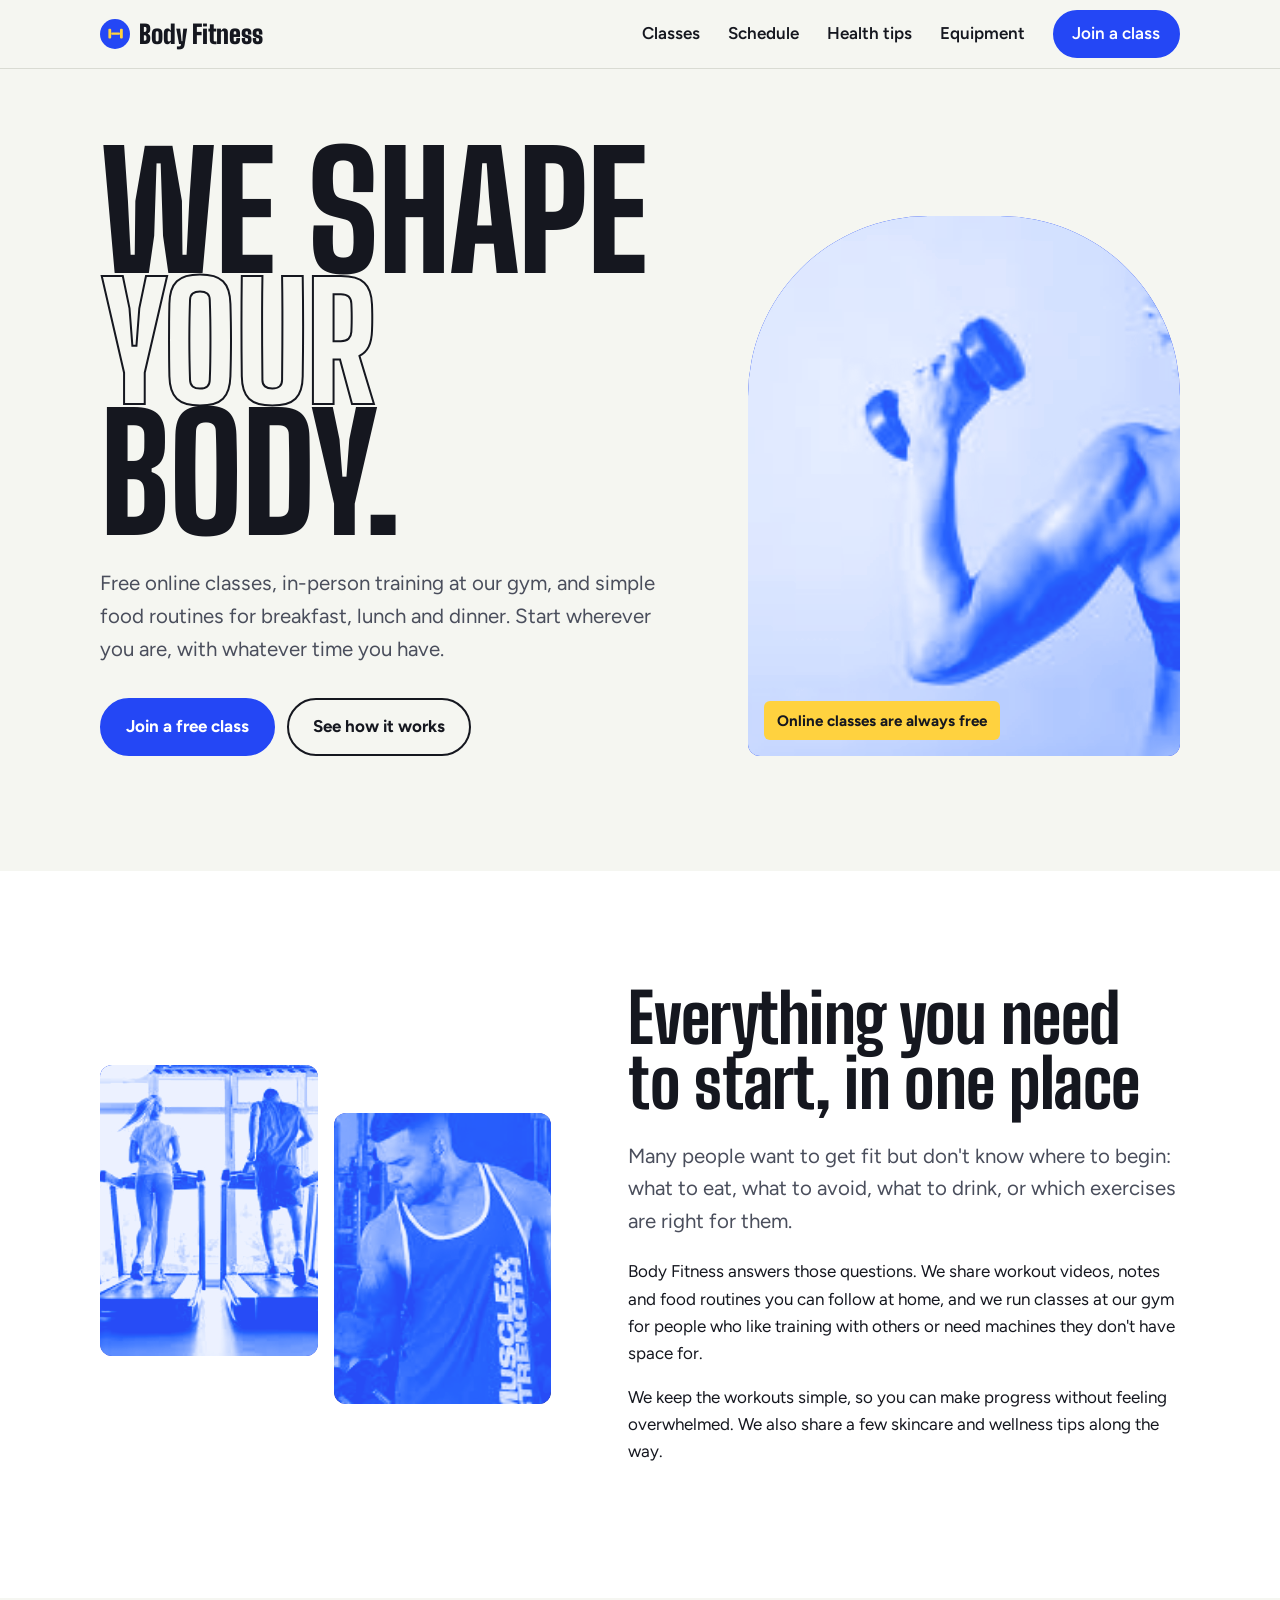
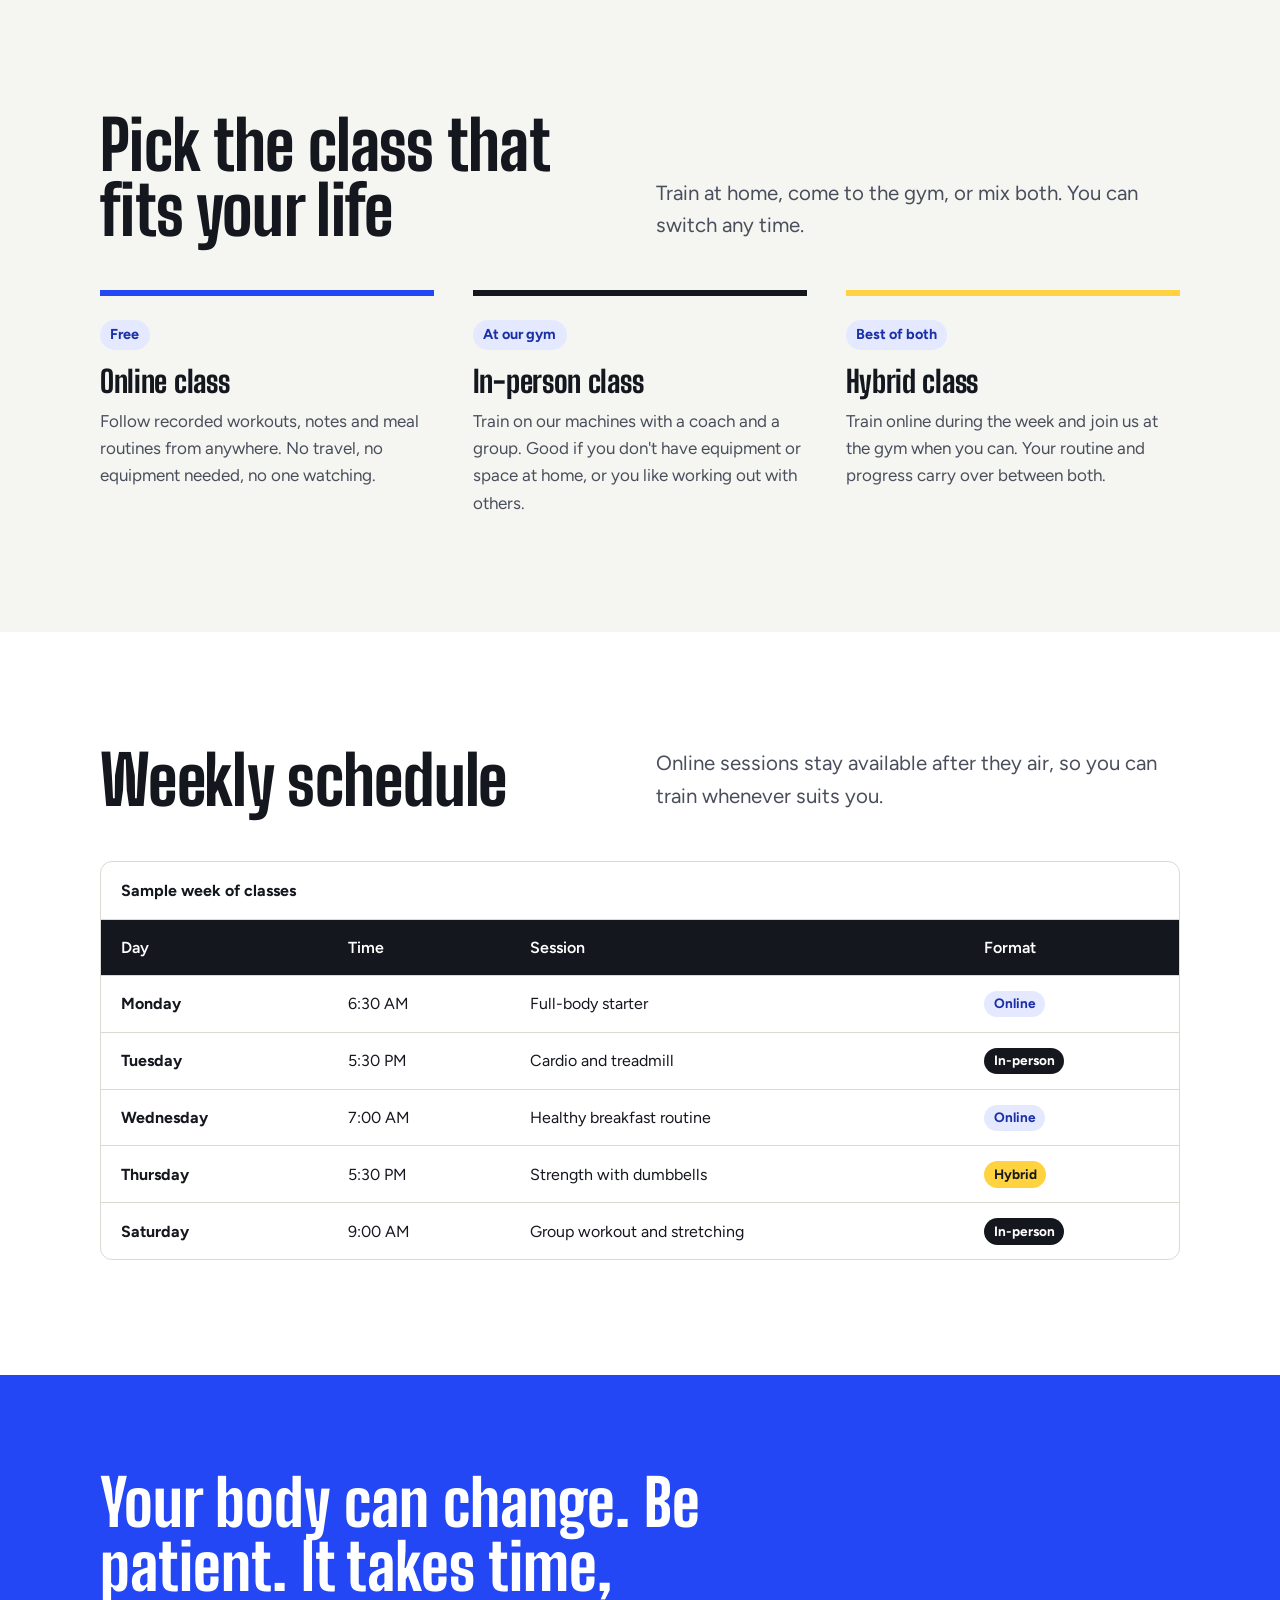
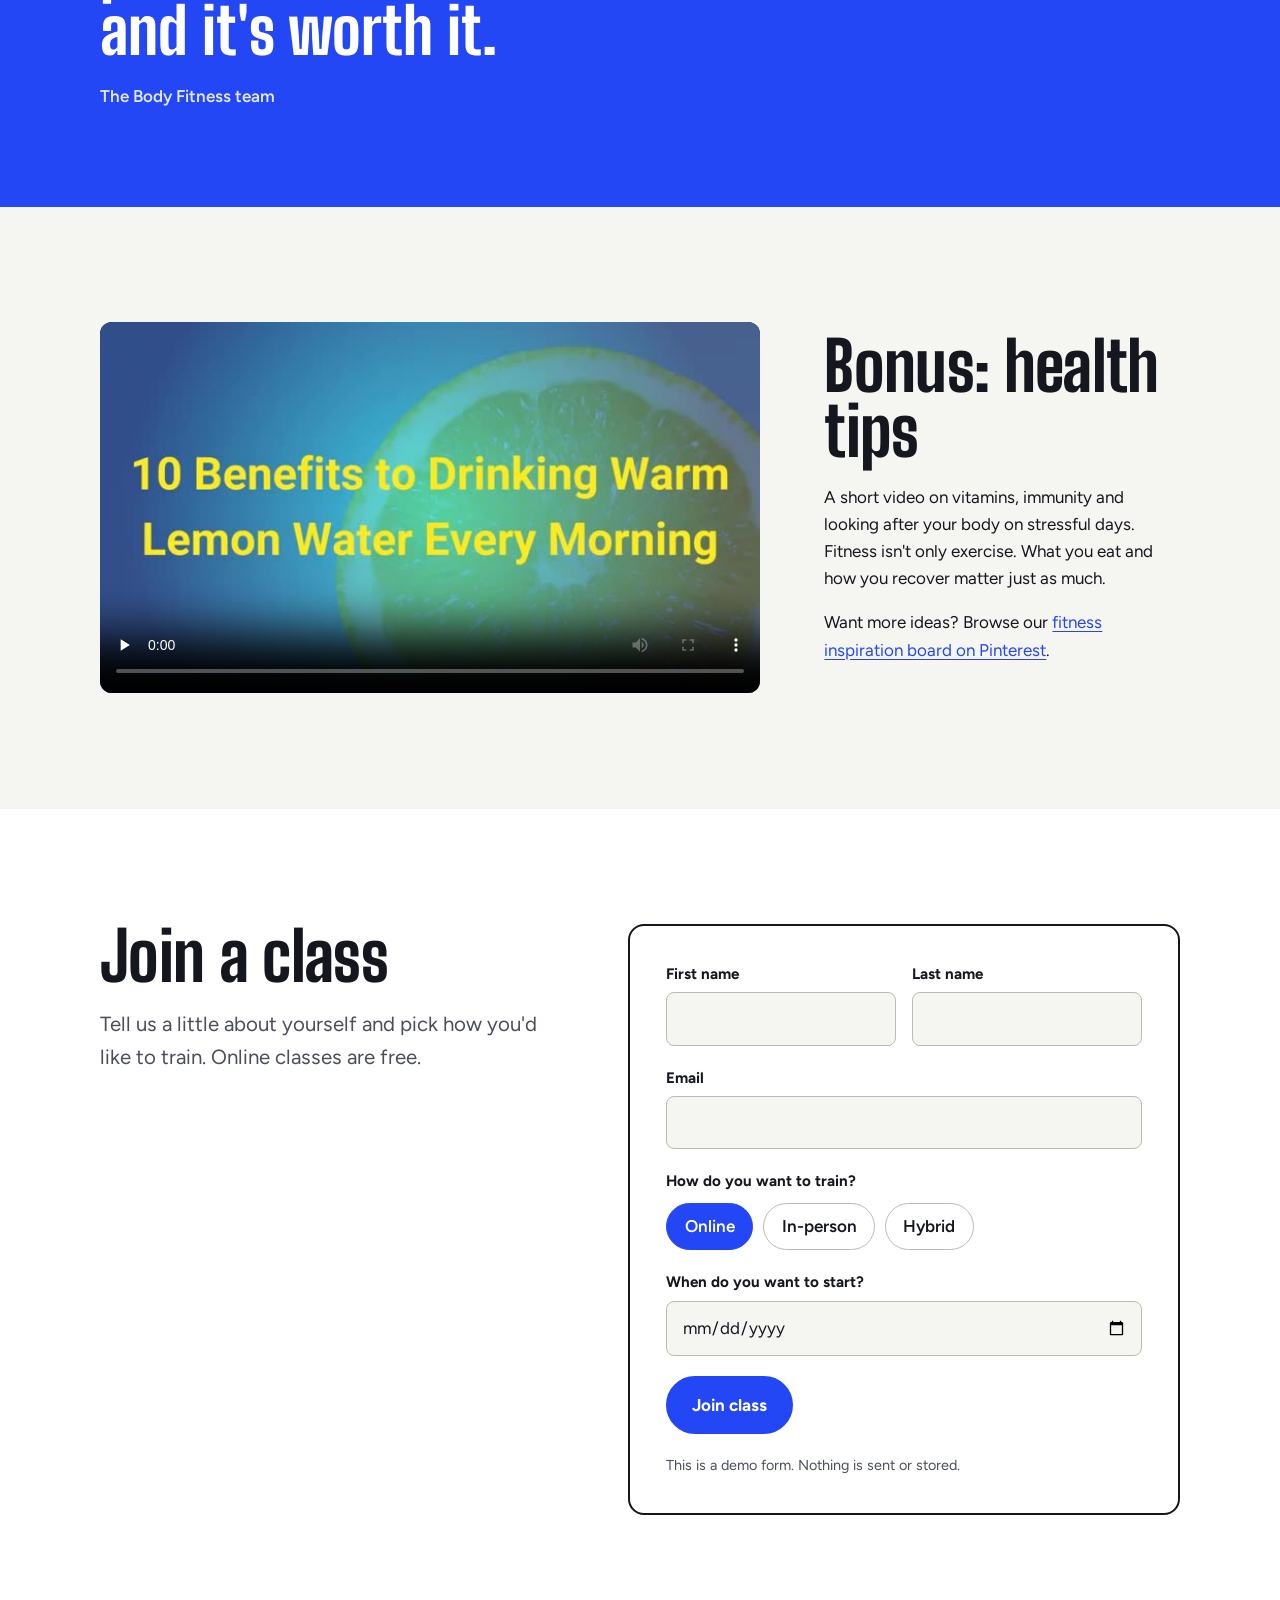
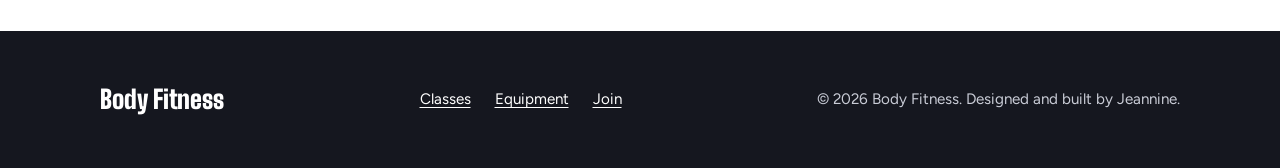
<file: index.html>
<!DOCTYPE html>
<html lang="en">
<head>
  <meta charset="utf-8">
  <meta name="viewport" content="width=device-width, initial-scale=1">
  <title>Body Fitness | Free online and in-person fitness classes</title>
  <meta name="description" content="Body Fitness helps you shape your body with free online classes, in-person gym sessions, and simple food routines for breakfast, lunch and dinner.">
  <meta name="keywords" content="fitness, workout, gym, online classes, nutrition, healthy food">
  <meta name="author" content="Jeannine">
  <meta name="theme-color" content="#2447f5">

  <meta property="og:title" content="Body Fitness">
  <meta property="og:description" content="Free online classes, in-person training and simple food routines.">
  <meta property="og:image" content="assets/images/gym-floor.jpg">
  <meta property="og:type" content="website">

  <link rel="icon" href="assets/images/favicon.svg" type="image/svg+xml">
  <link rel="preconnect" href="https://fonts.googleapis.com">
  <link rel="preconnect" href="https://fonts.gstatic.com" crossorigin>
  <link href="https://fonts.googleapis.com/css2?family=Big+Shoulders+Display:wght@800;900&family=Figtree:wght@400;600;700&display=swap" rel="stylesheet">
  <link rel="stylesheet" href="assets/css/style.css">
</head>
<body>
  <a class="skip-link" href="#main">Skip to content</a>

  <header class="site-header">
    <div class="wrap">
      <a class="logo" href="index.html" aria-label="Body Fitness home">
        <span class="logo-mark" aria-hidden="true">
          <svg viewBox="0 0 24 24" fill="#ffd23f"><rect x="3" y="6" width="3.5" height="12" rx="1.2"/><rect x="17.5" y="6" width="3.5" height="12" rx="1.2"/><rect x="6.5" y="10.5" width="11" height="3" rx="1"/></svg>
        </span>
        Body Fitness
      </a>

      <button class="nav-toggle" type="button" aria-expanded="false" aria-controls="site-nav">Menu</button>

      <nav class="site-nav" id="site-nav" aria-label="Main">
        <ul>
          <li><a href="#classes">Classes</a></li>
          <li><a href="#schedule">Schedule</a></li>
          <li><a href="#video">Health tips</a></li>
          <li><a href="materials.html">Equipment</a></li>
          <li><a class="btn btn-primary" href="#join">Join a class</a></li>
        </ul>
      </nav>
    </div>
  </header>

  <main id="main">

    <!-- Hero -->
    <section class="hero">
      <div class="wrap">
        <div>
          <h1>
            <span>We shape</span>
            <span class="stroke">your</span>
            <span>body.</span>
          </h1>
          <p class="lead">Free online classes, in-person training at our gym, and simple food routines for breakfast, lunch and dinner. Start wherever you are, with whatever time you have.</p>
          <div class="hero-actions">
            <a class="btn btn-primary" href="#join">Join a free class</a>
            <a class="btn btn-ghost" href="#classes">See how it works</a>
          </div>
        </div>

        <figure class="duo hero-photo">
          <img src="assets/images/dumbbell-curl.jpg" alt="A woman doing a dumbbell bicep curl" width="275" height="183">
          <figcaption>Online classes are always free</figcaption>
        </figure>
      </div>
    </section>

    <!-- About -->
    <section class="section bg-paper about" aria-labelledby="about-title">
      <div class="wrap">
        <div class="about-photos">
          <figure class="duo">
            <img src="assets/images/treadmill-class.jpg" alt="Members running on treadmills in the gym" width="259" height="194" loading="lazy">
          </figure>
          <figure class="duo">
            <img src="assets/images/weight-room.jpg" alt="A man lifting a dumbbell in the weight room" width="318" height="159" loading="lazy">
          </figure>
        </div>

        <div>
          <h2 id="about-title">Everything you need to start, in one place</h2>
          <p class="lead">Many people want to get fit but don't know where to begin: what to eat, what to avoid, what to drink, or which exercises are right for them.</p>
          <p>Body Fitness answers those questions. We share workout videos, notes and food routines you can follow at home, and we run classes at our gym for people who like training with others or need machines they don't have space for.</p>
          <p>We keep the workouts simple, so you can make progress without feeling overwhelmed. We also share a few skincare and wellness tips along the way.</p>
        </div>
      </div>
    </section>

    <!-- Classes -->
    <section class="section" id="classes" aria-labelledby="classes-title">
      <div class="wrap">
        <div class="section-head">
          <h2 id="classes-title">Pick the class that fits your life</h2>
          <p class="lead">Train at home, come to the gym, or mix both. You can switch any time.</p>
        </div>

        <ul class="class-list">
          <li>
            <span class="tag">Free</span>
            <h3>Online class</h3>
            <p>Follow recorded workouts, notes and meal routines from anywhere. No travel, no equipment needed, no one watching.</p>
          </li>
          <li>
            <span class="tag">At our gym</span>
            <h3>In-person class</h3>
            <p>Train on our machines with a coach and a group. Good if you don't have equipment or space at home, or you like working out with others.</p>
          </li>
          <li>
            <span class="tag">Best of both</span>
            <h3>Hybrid class</h3>
            <p>Train online during the week and join us at the gym when you can. Your routine and progress carry over between both.</p>
          </li>
        </ul>
      </div>
    </section>

    <!-- Schedule -->
    <section class="section bg-paper" id="schedule" aria-labelledby="schedule-title">
      <div class="wrap">
        <div class="section-head">
          <h2 id="schedule-title">Weekly schedule</h2>
          <p class="lead">Online sessions stay available after they air, so you can train whenever suits you.</p>
        </div>

        <div class="table-scroll" tabindex="0" role="region" aria-labelledby="schedule-title">
          <table>
            <caption>Sample week of classes</caption>
            <thead>
              <tr>
                <th scope="col">Day</th>
                <th scope="col">Time</th>
                <th scope="col">Session</th>
                <th scope="col">Format</th>
              </tr>
            </thead>
            <tbody>
              <tr>
                <th scope="row">Monday</th>
                <td>6:30 AM</td>
                <td>Full-body starter</td>
                <td><span class="pill pill-online">Online</span></td>
              </tr>
              <tr>
                <th scope="row">Tuesday</th>
                <td>5:30 PM</td>
                <td>Cardio and treadmill</td>
                <td><span class="pill pill-gym">In-person</span></td>
              </tr>
              <tr>
                <th scope="row">Wednesday</th>
                <td>7:00 AM</td>
                <td>Healthy breakfast routine</td>
                <td><span class="pill pill-online">Online</span></td>
              </tr>
              <tr>
                <th scope="row">Thursday</th>
                <td>5:30 PM</td>
                <td>Strength with dumbbells</td>
                <td><span class="pill pill-hybrid">Hybrid</span></td>
              </tr>
              <tr>
                <th scope="row">Saturday</th>
                <td>9:00 AM</td>
                <td>Group workout and stretching</td>
                <td><span class="pill pill-gym">In-person</span></td>
              </tr>
            </tbody>
          </table>
        </div>
      </div>
    </section>

    <!-- Motivation -->
    <section class="band" aria-label="Motivation">
      <div class="wrap">
        <blockquote>
          <p>Your body can change. Be patient. It takes time, and it's worth it.</p>
          <cite>The Body Fitness team</cite>
        </blockquote>
      </div>
    </section>

    <!-- Video -->
    <section class="section" id="video" aria-labelledby="video-title">
      <div class="wrap video-grid">
        <video controls preload="none" poster="assets/images/video-poster.jpg">
          <source src="assets/video/health-tips.mp4" type="video/mp4">
          Your browser can't play this video. <a href="assets/video/health-tips.mp4">Download it instead</a>.
        </video>
        <div>
          <h2 id="video-title">Bonus: health tips</h2>
          <p>A short video on vitamins, immunity and looking after your body on stressful days. Fitness isn't only exercise. What you eat and how you recover matter just as much.</p>
          <p>Want more ideas? Browse our <a href="https://in.pinterest.com/sdhanasari/fitness-and-gym/" target="_blank" rel="noopener">fitness inspiration board on Pinterest</a>.</p>
        </div>
      </div>
    </section>

    <!-- Join -->
    <section class="section bg-paper join" id="join" aria-labelledby="join-title">
      <div class="wrap">
        <div>
          <h2 id="join-title">Join a class</h2>
          <p class="lead">Tell us a little about yourself and pick how you'd like to train. Online classes are free.</p>
        </div>

        <form class="form" id="join-form">
          <div class="form-row">
            <div class="field">
              <label for="first-name">First name</label>
              <input type="text" id="first-name" name="first-name" autocomplete="given-name" required>
            </div>
            <div class="field">
              <label for="last-name">Last name</label>
              <input type="text" id="last-name" name="last-name" autocomplete="family-name" required>
            </div>
          </div>

          <div class="field">
            <label for="email">Email</label>
            <input type="email" id="email" name="email" autocomplete="email" required>
          </div>

          <fieldset>
            <legend>How do you want to train?</legend>
            <div class="choice-group">
              <label class="choice"><input type="radio" name="class-type" value="online" checked><span>Online</span></label>
              <label class="choice"><input type="radio" name="class-type" value="in-person"><span>In-person</span></label>
              <label class="choice"><input type="radio" name="class-type" value="hybrid"><span>Hybrid</span></label>
            </div>
          </fieldset>

          <div class="field">
            <label for="start-date">When do you want to start?</label>
            <input type="date" id="start-date" name="start-date" required>
          </div>

          <button class="btn btn-primary" type="submit">Join class</button>

          <p class="form-message" id="form-message" role="status" tabindex="-1" hidden></p>
          <p class="form-note">This is a demo form. Nothing is sent or stored.</p>
        </form>
      </div>
    </section>

  </main>

  <footer class="site-footer">
    <div class="wrap">
      <a class="logo" href="index.html">Body Fitness</a>
      <ul class="footer-links">
        <li><a href="#classes">Classes</a></li>
        <li><a href="materials.html">Equipment</a></li>
        <li><a href="#join">Join</a></li>
      </ul>
      <p>&copy; <span data-year>2026</span> Body Fitness. Designed and built by Jeannine.</p>
    </div>
  </footer>

  <script src="assets/js/main.js"></script>
</body>
</html>
</file>
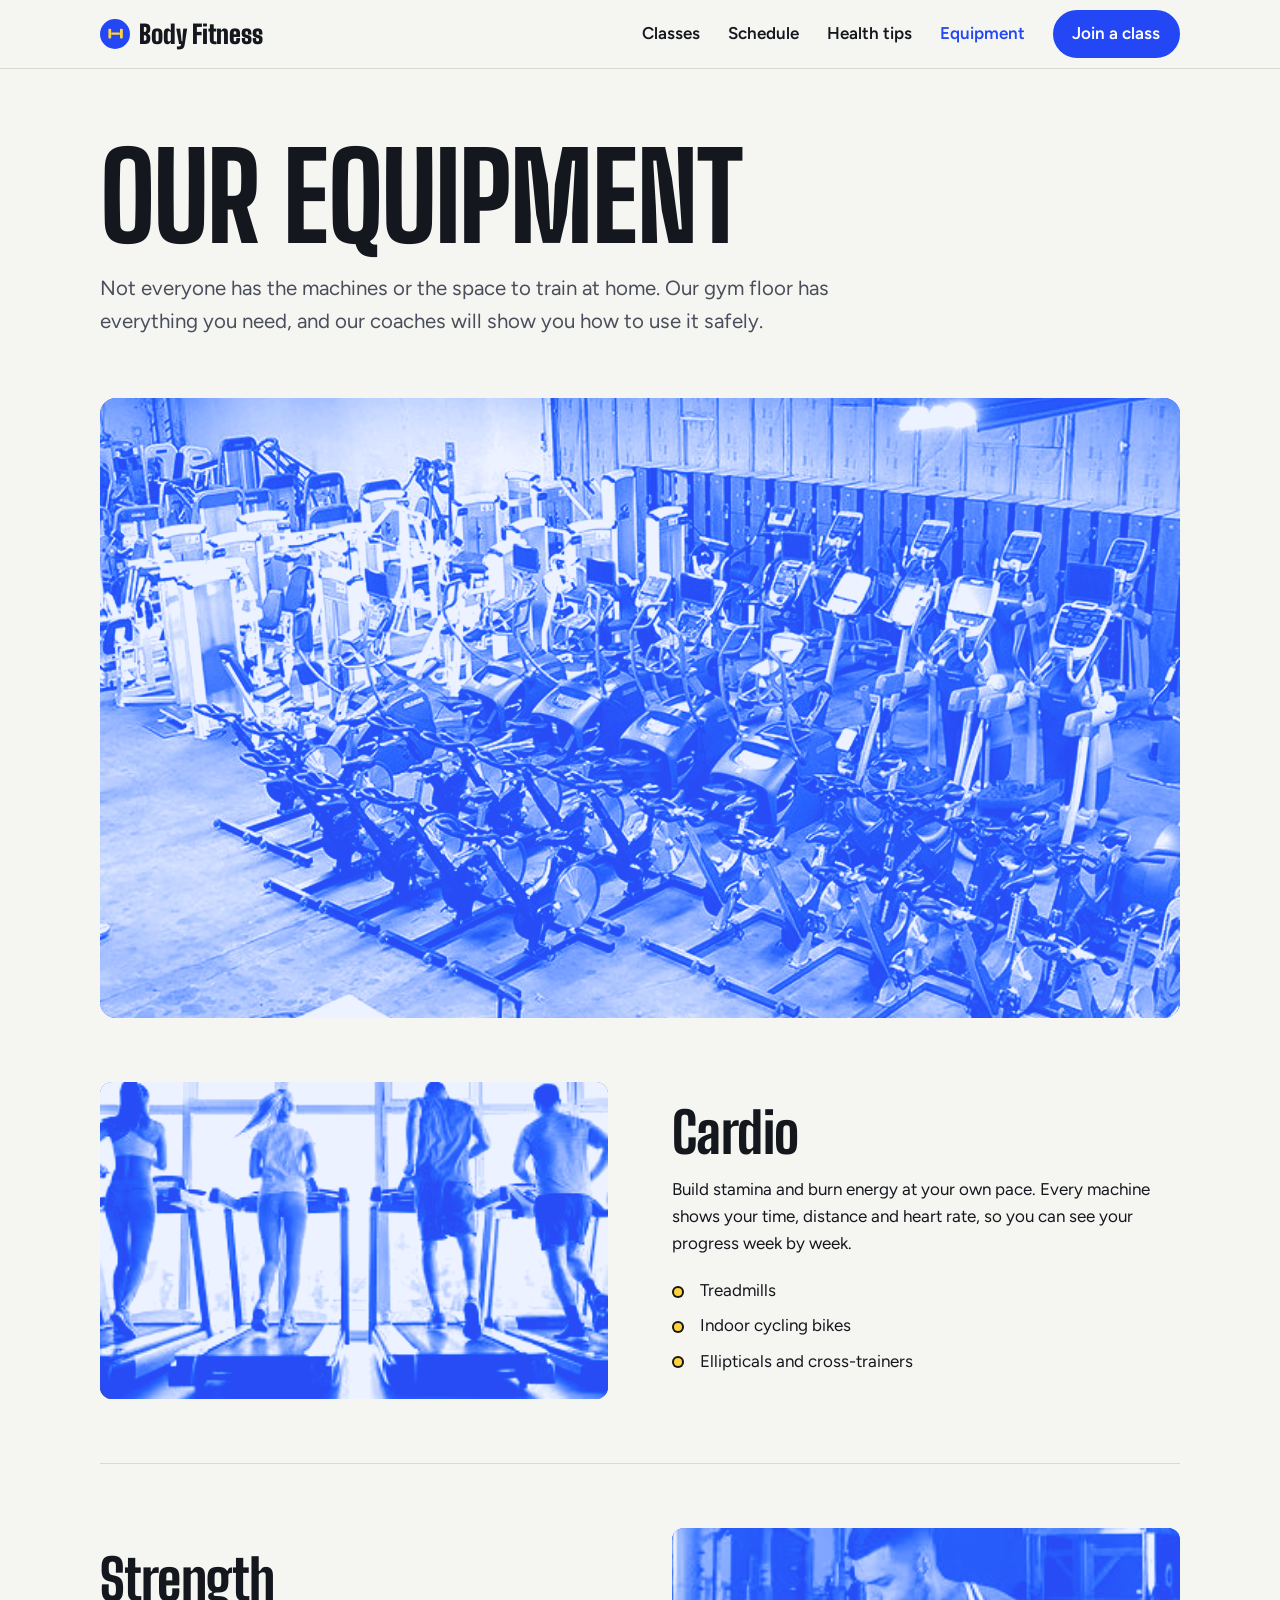
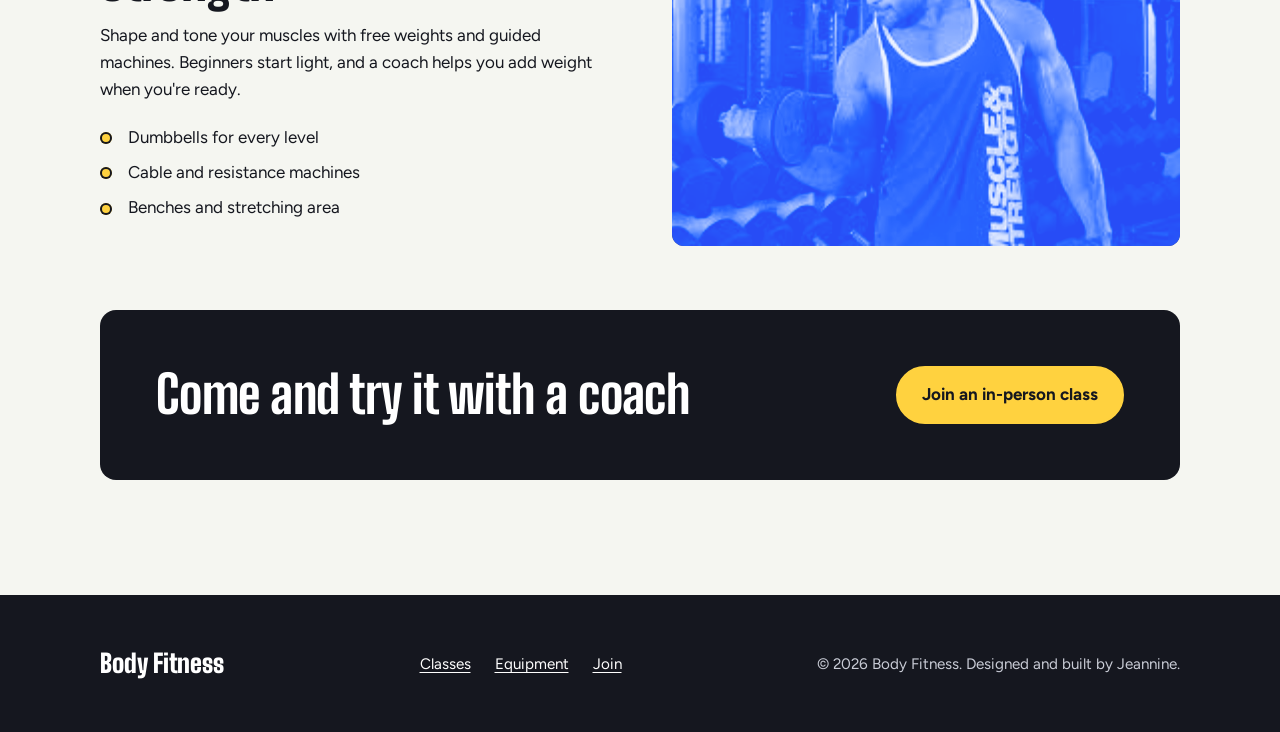
<file: materials.html>
<!DOCTYPE html>
<html lang="en">
<head>
  <meta charset="utf-8">
  <meta name="viewport" content="width=device-width, initial-scale=1">
  <title>Our equipment | Body Fitness</title>
  <meta name="description" content="See the cardio machines, bikes and strength equipment available at the Body Fitness gym.">
  <meta name="author" content="Jeannine">
  <meta name="theme-color" content="#2447f5">

  <link rel="icon" href="assets/images/favicon.svg" type="image/svg+xml">
  <link rel="preconnect" href="https://fonts.googleapis.com">
  <link rel="preconnect" href="https://fonts.gstatic.com" crossorigin>
  <link href="https://fonts.googleapis.com/css2?family=Big+Shoulders+Display:wght@800;900&family=Figtree:wght@400;600;700&display=swap" rel="stylesheet">
  <link rel="stylesheet" href="assets/css/style.css">
</head>
<body>
  <a class="skip-link" href="#main">Skip to content</a>

  <header class="site-header">
    <div class="wrap">
      <a class="logo" href="index.html" aria-label="Body Fitness home">
        <span class="logo-mark" aria-hidden="true">
          <svg viewBox="0 0 24 24" fill="#ffd23f"><rect x="3" y="6" width="3.5" height="12" rx="1.2"/><rect x="17.5" y="6" width="3.5" height="12" rx="1.2"/><rect x="6.5" y="10.5" width="11" height="3" rx="1"/></svg>
        </span>
        Body Fitness
      </a>

      <button class="nav-toggle" type="button" aria-expanded="false" aria-controls="site-nav">Menu</button>

      <nav class="site-nav" id="site-nav" aria-label="Main">
        <ul>
          <li><a href="index.html#classes">Classes</a></li>
          <li><a href="index.html#schedule">Schedule</a></li>
          <li><a href="index.html#video">Health tips</a></li>
          <li><a href="materials.html" aria-current="page">Equipment</a></li>
          <li><a class="btn btn-primary" href="index.html#join">Join a class</a></li>
        </ul>
      </nav>
    </div>
  </header>

  <main id="main">
    <section class="page-intro">
      <div class="wrap">
        <h1>Our equipment</h1>
        <p class="lead">Not everyone has the machines or the space to train at home. Our gym floor has everything you need, and our coaches will show you how to use it safely.</p>
      </div>
    </section>

    <div class="wrap">
      <figure class="duo floor-photo">
        <img src="assets/images/gym-floor.jpg" alt="The Body Fitness gym floor with rows of exercise bikes, ellipticals and strength machines" width="726" height="531">
      </figure>

      <section class="equipment" aria-labelledby="cardio-title">
        <figure class="duo">
          <img src="assets/images/treadmill-class.jpg" alt="Four people running on treadmills side by side" width="259" height="194" loading="lazy">
        </figure>
        <div>
          <h2 id="cardio-title">Cardio</h2>
          <p>Build stamina and burn energy at your own pace. Every machine shows your time, distance and heart rate, so you can see your progress week by week.</p>
          <ul class="check-list">
            <li>Treadmills</li>
            <li>Indoor cycling bikes</li>
            <li>Ellipticals and cross-trainers</li>
          </ul>
        </div>
      </section>

      <section class="equipment flip" aria-labelledby="strength-title">
        <figure class="duo">
          <img src="assets/images/weight-room.jpg" alt="A man curling a dumbbell in front of a full dumbbell rack" width="318" height="159" loading="lazy">
        </figure>
        <div>
          <h2 id="strength-title">Strength</h2>
          <p>Shape and tone your muscles with free weights and guided machines. Beginners start light, and a coach helps you add weight when you're ready.</p>
          <ul class="check-list">
            <li>Dumbbells for every level</li>
            <li>Cable and resistance machines</li>
            <li>Benches and stretching area</li>
          </ul>
        </div>
      </section>

      <div class="cta-strip">
        <h2>Come and try it with a coach</h2>
        <a class="btn btn-primary" href="index.html#join">Join an in-person class</a>
      </div>
    </div>
  </main>

  <footer class="site-footer">
    <div class="wrap">
      <a class="logo" href="index.html">Body Fitness</a>
      <ul class="footer-links">
        <li><a href="index.html#classes">Classes</a></li>
        <li><a href="materials.html">Equipment</a></li>
        <li><a href="index.html#join">Join</a></li>
      </ul>
      <p>&copy; <span data-year>2026</span> Body Fitness. Designed and built by Jeannine.</p>
    </div>
  </footer>

  <script src="assets/js/main.js"></script>
</body>
</html>
</file>
<file: assets/css/style.css>
/* ==========================================================
   Body Fitness — shared stylesheet
   Palette: chalk, ink, cobalt, sun. Type: Big Shoulders Display + Figtree
   ========================================================== */

:root {
  --chalk: #f5f6f1;
  --paper: #ffffff;
  --ink: #15171f;
  --ink-soft: #4a4e5c;
  --cobalt: #2447f5;
  --cobalt-deep: #1a2fa8;
  --cobalt-tint: #e4e9ff;
  --sun: #ffd23f;
  --line: #d9dbd3;

  --font-display: "Big Shoulders Display", "Arial Narrow", Impact, sans-serif;
  --font-body: "Figtree", "Segoe UI", system-ui, -apple-system, sans-serif;

  --wrap: 1160px;
  --gutter: clamp(1.25rem, 4vw, 2.5rem);
  --section: clamp(4rem, 9vw, 7.5rem);
}

*,
*::before,
*::after { box-sizing: border-box; }

html { scroll-behavior: smooth; }

body {
  margin: 0;
  background: var(--chalk);
  color: var(--ink);
  font-family: var(--font-body);
  font-size: 1.0625rem;
  line-height: 1.6;
  -webkit-font-smoothing: antialiased;
}

img, video { max-width: 100%; display: block; }

a { color: var(--cobalt); text-underline-offset: 3px; }
a:hover { color: var(--cobalt-deep); }

:focus-visible {
  outline: 3px solid var(--sun);
  outline-offset: 3px;
  border-radius: 2px;
}

.wrap {
  width: 100%;
  max-width: var(--wrap);
  margin-inline: auto;
  padding-inline: var(--gutter);
}

.skip-link {
  position: absolute;
  left: 1rem;
  top: -4rem;
  background: var(--ink);
  color: var(--paper);
  padding: .6rem 1rem;
  z-index: 100;
}
.skip-link:focus { top: 1rem; }

/* ---------- Type ---------- */

h1, h2, h3 {
  font-family: var(--font-display);
  font-weight: 800;
  line-height: .95;
  letter-spacing: -.01em;
  margin: 0;
}

h2 { font-size: clamp(2.5rem, 6vw, 4.25rem); }
h3 { font-size: 1.9rem; line-height: 1; }

p { margin: 0 0 1em; max-width: 62ch; }

.lead {
  font-size: clamp(1.125rem, 1.6vw, 1.3rem);
  color: var(--ink-soft);
}

/* ---------- Header ---------- */

.site-header {
  position: sticky;
  top: 0;
  z-index: 50;
  background: rgba(245, 246, 241, .92);
  backdrop-filter: blur(8px);
  border-bottom: 1px solid var(--line);
}

.site-header .wrap {
  display: flex;
  align-items: center;
  justify-content: space-between;
  min-height: 4.25rem;
}

.logo {
  display: inline-flex;
  align-items: center;
  gap: .55rem;
  font-family: var(--font-display);
  font-weight: 900;
  font-size: 1.6rem;
  color: var(--ink);
  text-decoration: none;
}
.logo:hover { color: var(--ink); }
.logo-mark {
  width: 1.9rem;
  height: 1.9rem;
  border-radius: 50%;
  background: var(--cobalt);
  display: grid;
  place-items: center;
}
.logo-mark svg { width: 1.2rem; height: 1.2rem; }

.nav-toggle {
  display: none;
  background: none;
  border: 2px solid var(--ink);
  border-radius: 6px;
  font: inherit;
  font-weight: 600;
  padding: .35rem .8rem;
  cursor: pointer;
  color: var(--ink);
}

.site-nav ul {
  display: flex;
  gap: 1.75rem;
  list-style: none;
  margin: 0;
  padding: 0;
  align-items: center;
}

.site-nav a {
  color: var(--ink);
  text-decoration: none;
  font-weight: 600;
}
.site-nav a:hover,
.site-nav a[aria-current="page"] {
  color: var(--cobalt);
}

/* ---------- Buttons ---------- */

.btn {
  display: inline-block;
  font: inherit;
  font-weight: 700;
  text-decoration: none;
  padding: .85rem 1.5rem;
  border-radius: 999px;
  border: 2px solid var(--ink);
  cursor: pointer;
  transition: transform .15s ease, background-color .15s ease;
}
.btn:active { transform: translateY(1px); }

.btn-primary { background: var(--cobalt); border-color: var(--cobalt); color: var(--paper); }
.btn-primary:hover { background: var(--cobalt-deep); border-color: var(--cobalt-deep); color: var(--paper); }

.btn-ghost { background: transparent; color: var(--ink); }
.btn-ghost:hover { background: var(--ink); color: var(--paper); }

.site-nav .btn { padding: .5rem 1.1rem; color: var(--paper); }

/* ---------- Duotone photos (unifies small, mixed photos) ---------- */

.duo {
  position: relative;
  overflow: hidden;
  background: var(--cobalt);
  margin: 0;
}
.duo img {
  position: absolute;
  inset: 0;
  width: 100%;
  height: 100%;
  object-fit: cover;
  filter: grayscale(1) contrast(1.15);
  mix-blend-mode: luminosity;
  opacity: .9;
}
.duo::after {
  content: "";
  position: absolute;
  inset: 0;
  background: var(--cobalt);
  mix-blend-mode: screen;
  pointer-events: none;
}

/* ---------- Hero ---------- */

.hero { padding-block: clamp(2.5rem, 6vw, 5rem) var(--section); }

.hero .wrap {
  display: grid;
  grid-template-columns: 1.15fr .85fr;
  gap: clamp(2rem, 5vw, 4rem);
  align-items: end;
}

.hero h1 {
  font-size: clamp(4.25rem, 19vw, 10rem);
  line-height: .82;
  text-transform: uppercase;
  margin-bottom: 1.75rem;
}
.hero h1 span { display: block; }
.hero h1 .stroke {
  color: transparent;
  -webkit-text-stroke: 2px var(--ink);
}

.hero-actions {
  display: flex;
  flex-wrap: wrap;
  gap: .75rem;
  margin-top: 2rem;
}

.hero-photo {
  aspect-ratio: 4 / 5;
  border-radius: 180px 180px 12px 12px;
}

.hero-photo figcaption {
  position: absolute;
  z-index: 2;
  left: 1rem;
  bottom: 1rem;
  background: var(--sun);
  color: var(--ink);
  font-weight: 700;
  font-size: .95rem;
  padding: .45rem .8rem;
  border-radius: 6px;
}

@media (prefers-reduced-motion: no-preference) {
  .hero h1 span {
    animation: rep .7s cubic-bezier(.2, .8, .2, 1) both;
  }
  .hero h1 span:nth-child(2) { animation-delay: .12s; }
  .hero h1 span:nth-child(3) { animation-delay: .24s; }

  @keyframes rep {
    from { transform: translateY(40%); opacity: 0; }
    to   { transform: none; opacity: 1; }
  }
}

/* ---------- Sections ---------- */

.section { padding-block: var(--section); }

.section-head {
  display: grid;
  grid-template-columns: 1fr 1fr;
  gap: 2rem;
  align-items: end;
  margin-bottom: 3rem;
}
.section-head p { margin: 0; }

.bg-paper { background: var(--paper); }

/* ---------- About ---------- */

.about .wrap {
  display: grid;
  grid-template-columns: .9fr 1.1fr;
  gap: clamp(2rem, 6vw, 5rem);
  align-items: center;
}

.about-photos {
  display: grid;
  grid-template-columns: 1fr 1fr;
  gap: 1rem;
}
.about-photos .duo { aspect-ratio: 3 / 4; border-radius: 12px; }
.about-photos .duo:last-child { margin-top: 3rem; }

.about h2 { margin-bottom: 1.5rem; }

/* ---------- Classes ---------- */

.class-list {
  display: grid;
  grid-template-columns: repeat(3, 1fr);
  gap: clamp(1.5rem, 3vw, 2.5rem);
  list-style: none;
  margin: 0;
  padding: 0;
}

.class-list li {
  border-top: 6px solid var(--cobalt);
  padding-top: 1.5rem;
}
.class-list li:nth-child(2) { border-color: var(--ink); }
.class-list li:nth-child(3) { border-color: var(--sun); }

.class-list h3 { margin-bottom: .75rem; }
.class-list .tag {
  display: inline-block;
  font-size: .9rem;
  font-weight: 700;
  background: var(--cobalt-tint);
  color: var(--cobalt-deep);
  padding: .2rem .65rem;
  border-radius: 999px;
  margin-bottom: 1rem;
}
.class-list p { color: var(--ink-soft); margin: 0; }

/* ---------- Schedule table ---------- */

.table-scroll {
  overflow-x: auto;
  border: 1px solid var(--line);
  border-radius: 12px;
  background: var(--paper);
}

table {
  width: 100%;
  min-width: 560px;
  border-collapse: collapse;
  font-size: 1rem;
}

caption {
  text-align: left;
  padding: 1rem 1.25rem;
  font-weight: 700;
  border-bottom: 1px solid var(--line);
}

th, td {
  padding: .9rem 1.25rem;
  text-align: left;
  border-bottom: 1px solid var(--line);
  white-space: nowrap;
}
thead th {
  background: var(--ink);
  color: var(--paper);
  font-weight: 600;
}
tbody tr:last-child td,
tbody tr:last-child th { border-bottom: 0; }
tbody th { font-weight: 700; }

.pill {
  display: inline-block;
  font-size: .85rem;
  font-weight: 700;
  padding: .15rem .6rem;
  border-radius: 999px;
}
.pill-online { background: var(--cobalt-tint); color: var(--cobalt-deep); }
.pill-gym { background: var(--ink); color: var(--paper); }
.pill-hybrid { background: var(--sun); color: var(--ink); }

/* ---------- Motivation band ---------- */

.band {
  background: var(--cobalt);
  color: var(--paper);
  padding-block: clamp(3.5rem, 8vw, 6rem);
}
.band blockquote { margin: 0; }
.band blockquote p {
  font-family: var(--font-display);
  font-weight: 800;
  font-size: clamp(2.25rem, 5.5vw, 4rem);
  line-height: 1;
  max-width: 20ch;
  margin-bottom: 1.25rem;
}
.band cite {
  font-style: normal;
  font-weight: 600;
  color: var(--cobalt-tint);
}

/* ---------- Video ---------- */

.video-grid {
  display: grid;
  grid-template-columns: 1.3fr .7fr;
  gap: clamp(2rem, 5vw, 4rem);
  align-items: center;
}
.video-grid video {
  width: 100%;
  border-radius: 12px;
  background: var(--ink);
  aspect-ratio: 16 / 9;
}
.video-grid h2 { margin-bottom: 1.25rem; }

/* ---------- Join form ---------- */

.join .wrap {
  display: grid;
  grid-template-columns: .9fr 1.1fr;
  gap: clamp(2rem, 6vw, 5rem);
  align-items: start;
}
.join h2 { margin-bottom: 1.25rem; }

.form {
  background: var(--paper);
  border: 2px solid var(--ink);
  border-radius: 16px;
  padding: clamp(1.25rem, 3vw, 2.25rem);
  display: grid;
  gap: 1.25rem;
}

.form-row {
  display: grid;
  grid-template-columns: 1fr 1fr;
  gap: 1rem;
}

.field { display: grid; gap: .4rem; }
.field label,
.form legend { font-weight: 700; font-size: .95rem; }

.field input {
  font: inherit;
  padding: .75rem .9rem;
  border: 1.5px solid #b9bcb2;
  border-radius: 8px;
  background: var(--chalk);
  color: var(--ink);
  width: 100%;
}
.field input:focus-visible {
  outline: 3px solid var(--cobalt);
  outline-offset: 0;
  border-color: var(--cobalt);
}

.form fieldset { border: 0; padding: 0; margin: 0; }
.form legend { margin-bottom: .6rem; padding: 0; }

.choice-group {
  display: flex;
  flex-wrap: wrap;
  gap: .6rem;
}
.choice input {
  position: absolute;
  opacity: 0;
  width: 1px;
  height: 1px;
}
.choice span {
  display: inline-block;
  padding: .55rem 1.1rem;
  border: 1.5px solid #b9bcb2;
  border-radius: 999px;
  font-weight: 600;
  cursor: pointer;
}
.choice input:checked + span {
  background: var(--cobalt);
  border-color: var(--cobalt);
  color: var(--paper);
}
.choice input:focus-visible + span {
  outline: 3px solid var(--sun);
  outline-offset: 2px;
}

.form .btn { justify-self: start; }

.form-message {
  margin: 0;
  padding: 1rem 1.1rem;
  border-radius: 8px;
  background: var(--cobalt-tint);
  color: var(--cobalt-deep);
  font-weight: 600;
}
.form-message[hidden] { display: none; }

.form-note { font-size: .9rem; color: var(--ink-soft); margin: 0; }

/* ---------- Materials page ---------- */

.page-intro { padding-block: clamp(2.5rem, 6vw, 5rem) 2.5rem; }
.page-intro h1 {
  font-size: clamp(3.5rem, 10vw, 7.5rem);
  text-transform: uppercase;
  line-height: .85;
  margin-bottom: 1.5rem;
}

.floor-photo {
  aspect-ratio: 726 / 531;
  max-height: 620px;
  width: 100%;
  border-radius: 16px;
}

.equipment {
  display: grid;
  grid-template-columns: 1fr 1fr;
  gap: clamp(2rem, 5vw, 4rem);
  align-items: center;
  padding-block: clamp(2.5rem, 5vw, 4rem);
  border-top: 1px solid var(--line);
}
.equipment:first-of-type { border-top: 0; }
.equipment .duo { aspect-ratio: 16 / 10; border-radius: 12px; }
.equipment.flip .duo { order: 2; }
.equipment h2 { margin-bottom: 1rem; font-size: clamp(2.25rem, 5vw, 3.5rem); }

.check-list {
  list-style: none;
  padding: 0;
  margin: 1.25rem 0 0;
  display: grid;
  gap: .5rem;
}
.check-list li {
  padding-left: 1.75rem;
  position: relative;
}
.check-list li::before {
  content: "";
  position: absolute;
  left: 0;
  top: .5em;
  width: .75rem;
  height: .75rem;
  border-radius: 50%;
  background: var(--sun);
  box-shadow: inset 0 0 0 2px var(--ink);
}

.cta-strip {
  background: var(--ink);
  color: var(--paper);
  border-radius: 16px;
  padding: clamp(2rem, 5vw, 3.5rem);
  display: flex;
  flex-wrap: wrap;
  gap: 1.5rem;
  align-items: center;
  justify-content: space-between;
  margin-bottom: var(--section);
}
.cta-strip h2 { font-size: clamp(2rem, 5vw, 3.25rem); }
.cta-strip .btn-primary { border-color: var(--sun); background: var(--sun); color: var(--ink); }
.cta-strip .btn-primary:hover { background: var(--paper); border-color: var(--paper); color: var(--ink); }

/* ---------- Footer ---------- */

.site-footer {
  background: var(--ink);
  color: #c9ccd6;
  padding-block: 3rem;
  font-size: .95rem;
}
.site-footer .wrap {
  display: flex;
  flex-wrap: wrap;
  gap: 1.5rem 3rem;
  justify-content: space-between;
  align-items: center;
}
.site-footer .logo { color: var(--paper); }
.site-footer a { color: var(--paper); }
.site-footer p { margin: 0; }
.footer-links {
  display: flex;
  flex-wrap: wrap;
  gap: 1.5rem;
  list-style: none;
  margin: 0;
  padding: 0;
}

/* ---------- Responsive ---------- */

@media (max-width: 900px) {
  .hero .wrap,
  .about .wrap,
  .video-grid,
  .join .wrap,
  .section-head,
  .equipment { grid-template-columns: 1fr; }

  .hero-photo { max-width: 420px; aspect-ratio: 1 / 1; }
  .class-list { grid-template-columns: 1fr; }
  .equipment.flip .duo { order: 0; }
}

@media (max-width: 720px) {
  .nav-toggle { display: inline-block; }

  .site-nav {
    display: none;
    position: absolute;
    top: 100%;
    left: 0;
    right: 0;
    background: var(--chalk);
    border-bottom: 1px solid var(--line);
    padding: 1rem var(--gutter) 1.5rem;
  }
  .site-nav.open { display: block; }
  .site-nav ul { flex-direction: column; align-items: flex-start; gap: 1rem; }

  .form-row { grid-template-columns: 1fr; }
  .about-photos .duo:last-child { margin-top: 1.5rem; }
}
</file>
